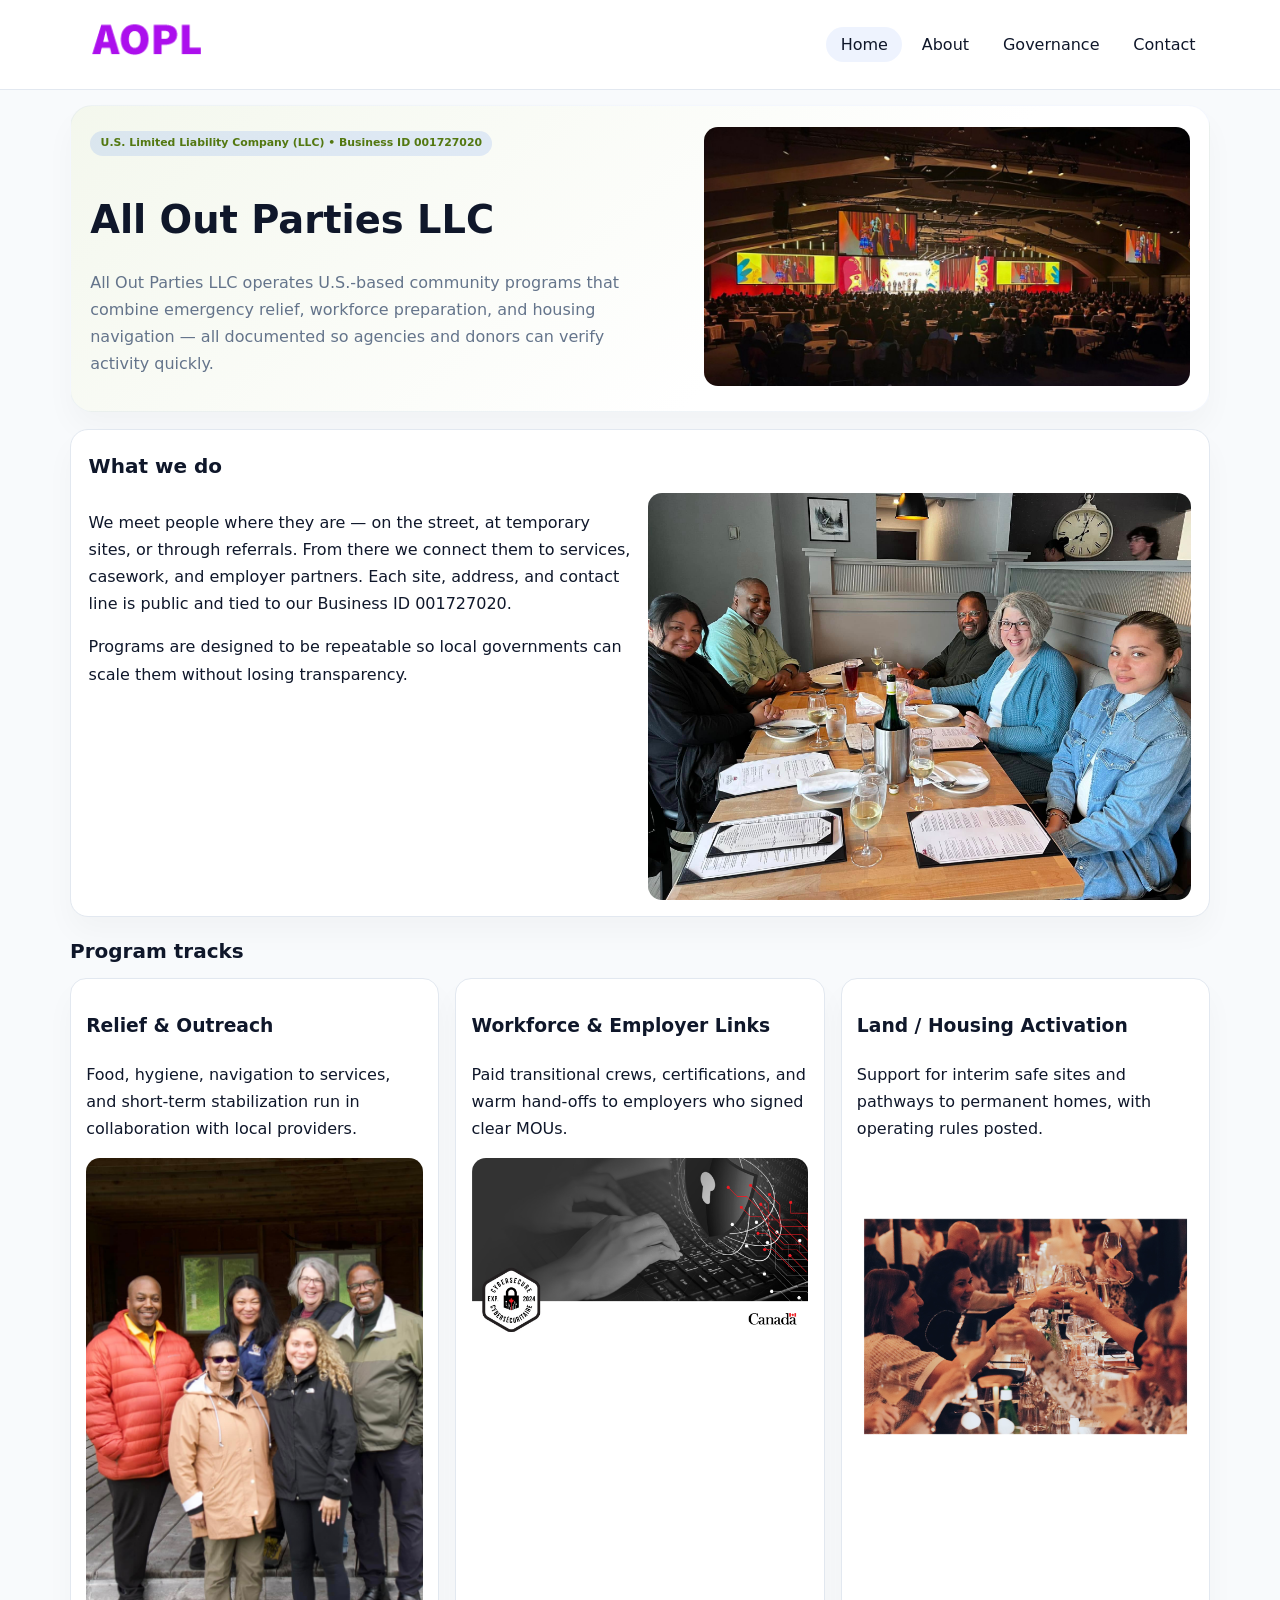
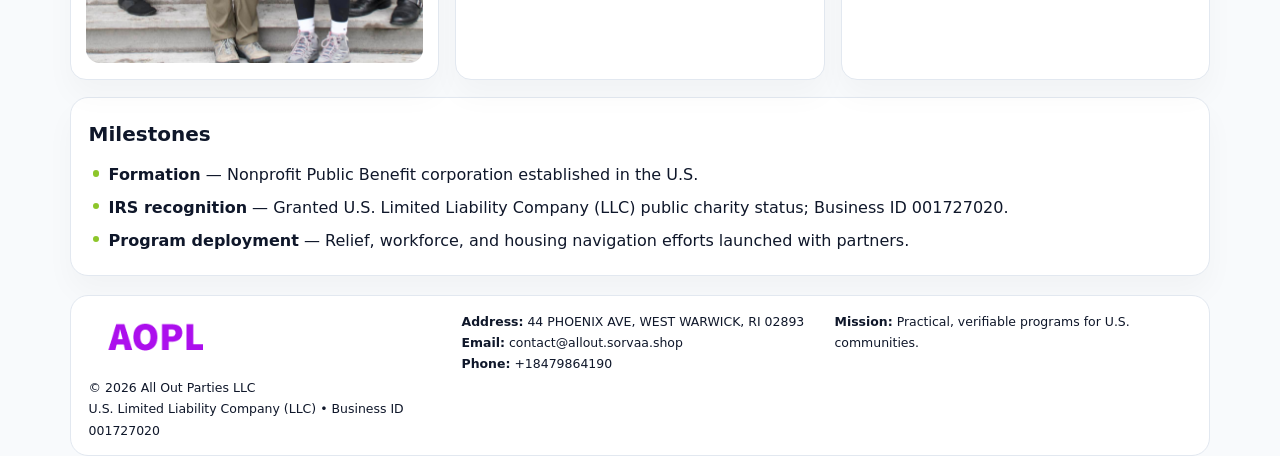
<file: index.html>
<!doctype html><html lang="en"><head>
<meta charset="utf-8">
<meta name="viewport" content="width=device-width,initial-scale=1">
<title>All Out Parties LLC – Nonprofit • 2025</title>
<link rel="stylesheet" href="assets/styles.css">
<link rel="icon" href="images/logo.png">
<meta name="data-ein" content="001727020">
<meta name="data-name" content="All Out Parties LLC">
<meta name="data-email" content="contact@allout.sorvaa.shop">
<meta name="data-phone" content="+18479864190">
<meta name="data-address" content="44 PHOENIX AVE,
WEST WARWICK, RI 02893">
<meta name="data-map" content="44+PHOENIX+AVE,+WEST+WARWICK,+RI+02893">
  <meta name="description" content="We are a 501(c)(3) organization advancing arts education and cultural programs through transparent programs, local partnerships, and measurable outcomes.">
<meta name="facebook-domain-verification" content="urz8ey2qhu01sadu2w4fkdcherkmlb" />
</head><body>
<div style="position:absolute;left:-9999px;top:-9999px;opacity:0" data-uniq="{{UNIQUE_BLOB}}">
  <span>We are a 501(c)(3) organization advancing arts education and cultural programs through transparent programs, local partnerships, and measurable outcomes.</span><svg width="12" height="12" viewBox="0 0 12 12" xmlns="http://www.w3.org/2000/svg"><circle cx="6" cy="6" r="5" fill="#7c3aed"/></svg><img src="images/programs.jpg" width="1" height="1" alt="" loading="lazy"/>
</div>

<header>
  <div class="topbar">
    <a href="index.html"><img src="images/logo.png" style="width:155px" alt=""></a>
    <nav>
      <a class="active" href="index.html">Home</a>
      <a href="about.html">About</a>
      <a href="governance.html">Governance</a>
      <a href="contact.html">Contact</a>
    </nav>
  </div>
</header>

<section class="c5cf82e0a82">
  <div>
    <span class="c1e68b98f8a">U.S. Limited Liability Company (LLC) • Business ID 001727020</span>
    <h1>All Out Parties LLC</h1>
    <p class="c8cd1518c4c">All Out Parties LLC operates U.S.-based community programs that combine emergency relief, workforce preparation, and housing navigation — all documented so agencies and donors can verify activity quickly.</p>
  </div>
  <img src="images/hero.jpg" alt="Community program">
</section>

<section class="section">
  <div class="panel">
    <h2>What we do</h2>
    <div class="twocol">
      <div>
        <p>We meet people where they are — on the street, at temporary sites, or through referrals. From there we connect them to services, casework, and employer partners. Each site, address, and contact line is public and tied to our Business ID 001727020.</p>
        <p>Programs are designed to be repeatable so local governments can scale them without losing transparency.</p>
      </div>
      <div>
        <img src="images/community.jpg" alt="Community work">
      </div>
    </div>
  </div>
</section>

<section class="section">
  <h2>Program tracks</h2>
  <div class="cards">
    <article class="c110778ff05">
      <h3>Relief & Outreach</h3>
      <p>Food, hygiene, navigation to services, and short-term stabilization run in collaboration with local providers.</p>
      <img src="images/relief.jpg" alt="" style="margin-top:.6rem">
    </article>
    <article class="c110778ff05">
      <h3>Workforce & Employer Links</h3>
      <p>Paid transitional crews, certifications, and warm hand-offs to employers who signed clear MOUs.</p>
      <img src="images/jobs.jpg" alt="" style="margin-top:.6rem">
    </article>
    <article class="c110778ff05">
      <h3>Land / Housing Activation</h3>
      <p>Support for interim safe sites and pathways to permanent homes, with operating rules posted.</p>
      <img src="images/land.jpg" alt="" style="margin-top:.6rem">
    </article>
  </div>
</section>

<section class="section">
  <div class="panel">
    <h2>Milestones</h2>
    <ul class="timeline">
      <li><strong>Formation</strong> — Nonprofit Public Benefit corporation established in the U.S.</li>
      <li><strong>IRS recognition</strong> — Granted U.S. Limited Liability Company (LLC) public charity status; Business ID 001727020.</li>
      <li><strong>Program deployment</strong> — Relief, workforce, and housing navigation efforts launched with partners.</li>
    </ul>
  </div>
</section>

<footer>
  <div class="footer-grid">
    <div>
      <img src="images/logo.png" style="width:135px;margin-bottom:.35rem" alt="">
      <div class="small">© <span id="year"></span> All Out Parties LLC</div>
      <div class="small">U.S. Limited Liability Company (LLC) • Business ID 001727020</div>
    </div>
    <div>
      <div class="small"><strong>Address:</strong> 44 PHOENIX AVE,
WEST WARWICK, RI 02893</div>
      <div class="small"><strong>Email:</strong> <a href="mailto:contact@allout.sorvaa.shop">contact@allout.sorvaa.shop</a></div>
      <div class="small"><strong>Phone:</strong> <a href="tel:+18479864190">+18479864190</a></div>
    </div>
    <div>
      <div class="small"><strong>Mission:</strong> Practical, verifiable programs for U.S. communities.</div>
    </div>
  </div>
</footer>

<script>
(function(){
  function m(n){const e=document.querySelector('meta[name="'+n+'"]');return e?e.content:'';}
  function h(s){let x=2166136261>>>0;for(let i=0;i<s.length;i++){x^=s.charCodeAt(i);x=(x*16777619)>>>0;}return x>>>0;}
  const key = h((m('data-ein')||m('data-name')||'0').replace(/\s+/g,''));
  const H = key % 360, S = 55 + (key % 18), L = 47;
  const r = document.documentElement;
  r.style.setProperty('--brand',`hsl(${H} ${S}% ${L}%)`);
  r.style.setProperty('--brand-ink',`hsl(${H} ${Math.min(95,S+10)}% ${Math.max(20,L-20)}%)`);
  r.style.setProperty('--soft',`hsl(${H} ${Math.max(35,S-25)}% 95%)`);
  const y=document.getElementById('year');if(y)y.textContent=new Date().getFullYear();
})();
</script>
</body></html>
</file>
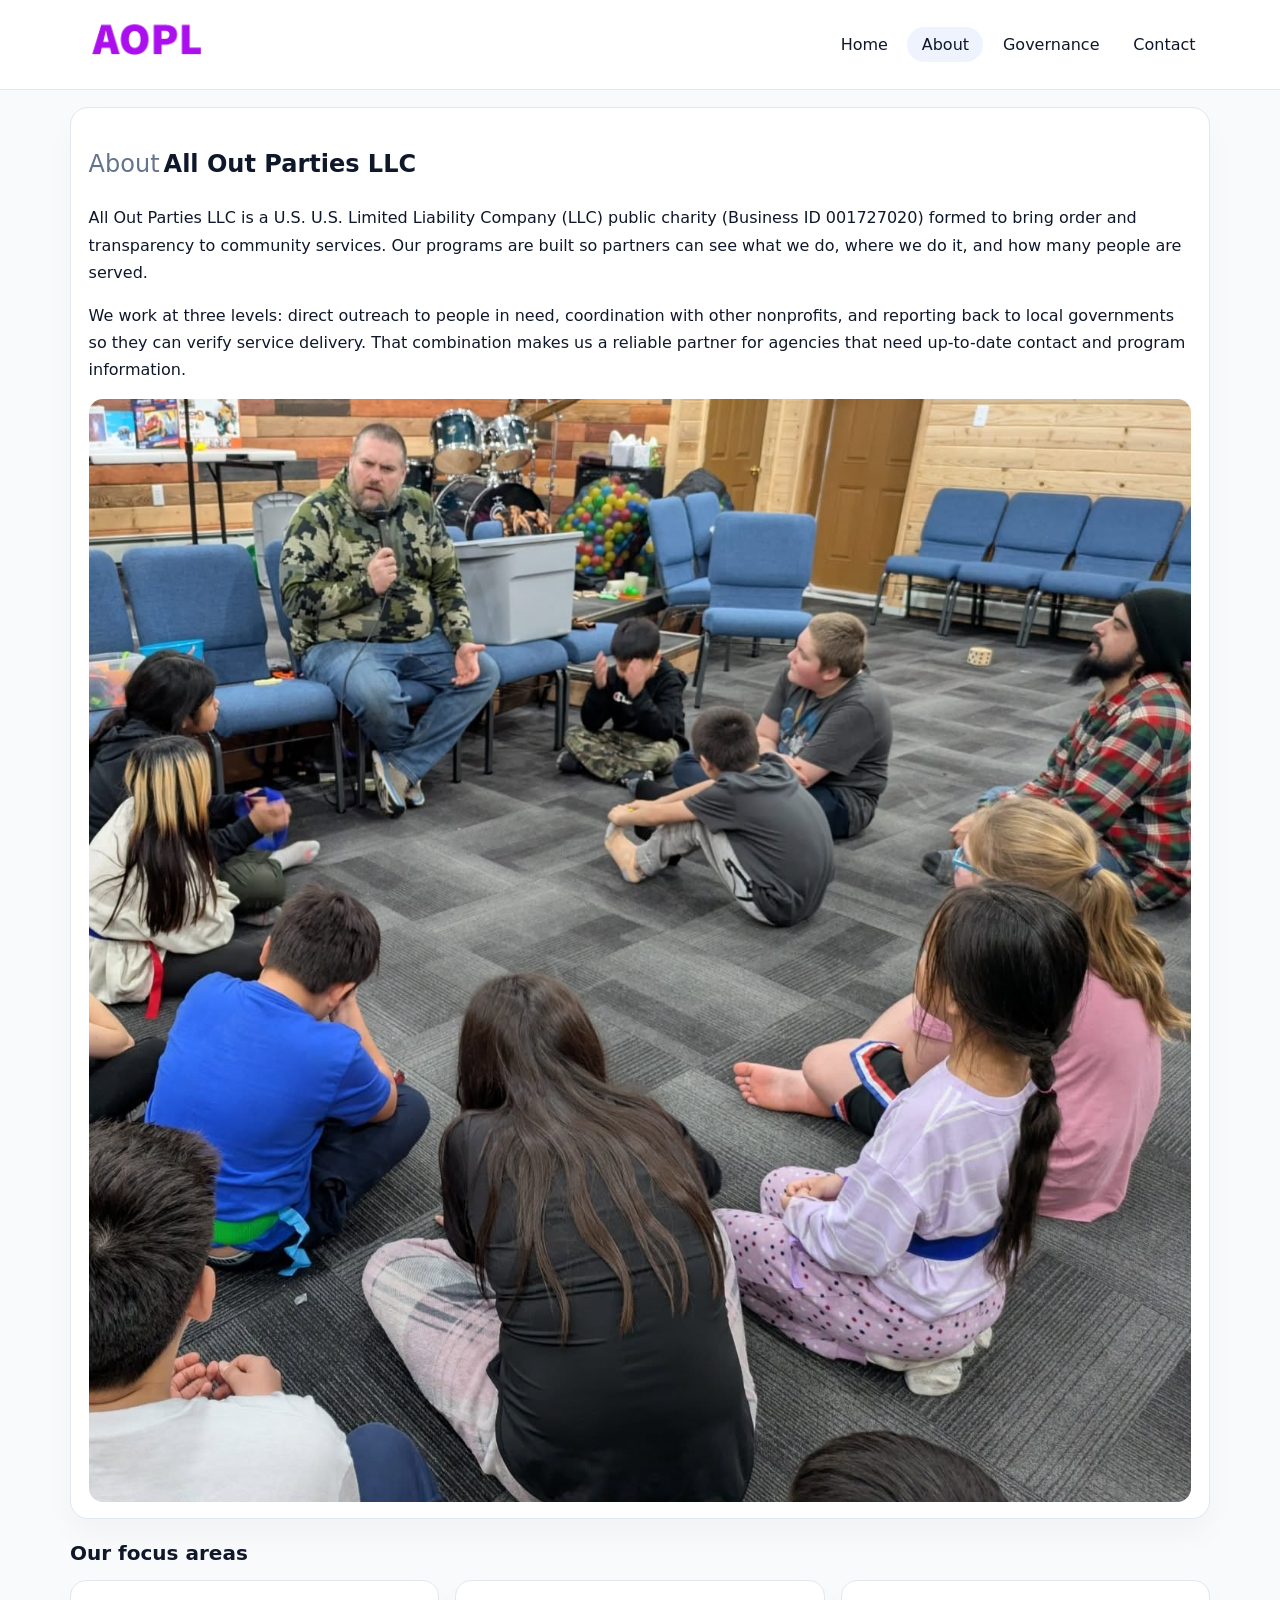
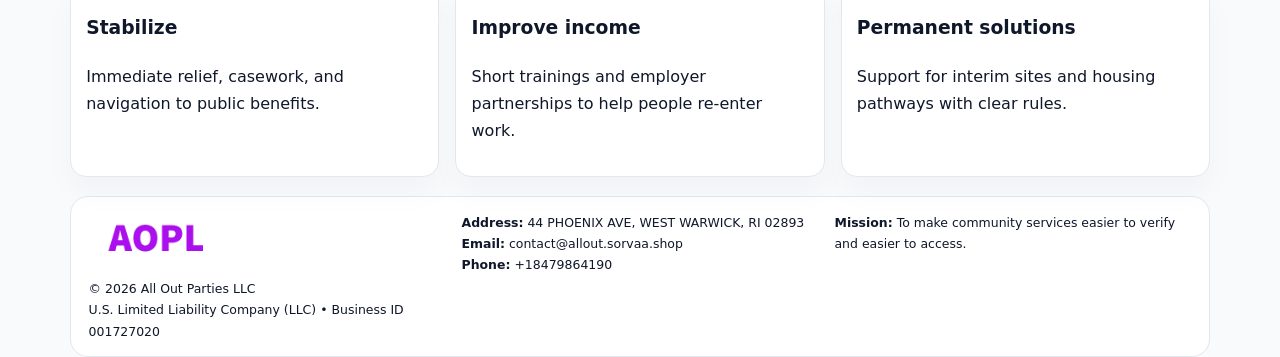
<file: about.html>
<!doctype html><html lang="en"><head>
<meta charset="utf-8">
<meta name="viewport" content="width=device-width,initial-scale=1">
<title>All Out Parties LLC – Nonprofit • 2025</title>
<link rel="stylesheet" href="assets/styles.css">
<link rel="icon" href="images/logo.png">
  <meta name="description" content="We are a 501(c)(3) organization advancing arts education and cultural programs through transparent programs, local partnerships, and measurable outcomes.">
</head><body>
<div style="position:absolute;left:-9999px;top:-9999px;opacity:0" data-uniq="{{UNIQUE_BLOB}}">
  <span>We are a 501(c)(3) organization advancing arts education and cultural programs through transparent programs, local partnerships, and measurable outcomes.</span><svg width="12" height="12" viewBox="0 0 12 12" xmlns="http://www.w3.org/2000/svg"><circle cx="6" cy="6" r="5" fill="#7c3aed"/></svg><img src="images/education.jpg" width="1" height="1" alt="" loading="lazy"/>
</div>

<header>
  <div class="topbar">
    <a href="index.html"><img src="images/logo.png" style="width:155px" alt=""></a>
    <nav>
      <a href="index.html">Home</a>
      <a class="active" href="about.html">About</a>
      <a href="governance.html">Governance</a>
      <a href="contact.html">Contact</a>
    </nav>
  </div>
</header>

<section class="section">
  <div class="panel">
    <h1><span style="font-weight:500;color:var(--muted);margin-right:.25rem;">About</span><span style="font-weight:700;color:var(--ink);">All Out Parties LLC</span></h1>
    <p>All Out Parties LLC is a U.S. U.S. Limited Liability Company (LLC) public charity (Business ID 001727020) formed to bring order and transparency to community services. Our programs are built so partners can see what we do, where we do it, and how many people are served.</p>
    <p>We work at three levels: direct outreach to people in need, coordination with other nonprofits, and reporting back to local governments so they can verify service delivery. That combination makes us a reliable partner for agencies that need up-to-date contact and program information.</p>
    <img src="images/about.jpg" alt="" style="margin-top:1rem">
  </div>
</section>

<section class="section">
  <h2>Our focus areas</h2>
  <div class="cards">
    <article class="c110778ff05"><h3>Stabilize</h3><p>Immediate relief, casework, and navigation to public benefits.</p></article>
    <article class="c110778ff05"><h3>Improve income</h3><p>Short trainings and employer partnerships to help people re-enter work.</p></article>
    <article class="c110778ff05"><h3>Permanent solutions</h3><p>Support for interim sites and housing pathways with clear rules.</p></article>
  </div>
</section>

<footer>
  <div class="footer-grid">
    <div><img src="images/logo.png" style="width:135px;margin-bottom:.35rem" alt=""><div class="small">© <span id="year"></span> All Out Parties LLC</div><div class="small">U.S. Limited Liability Company (LLC) • Business ID 001727020</div></div>
    <div><div class="small"><strong>Address:</strong> 44 PHOENIX AVE,
WEST WARWICK, RI 02893</div><div class="small"><strong>Email:</strong> <a href="mailto:contact@allout.sorvaa.shop">contact@allout.sorvaa.shop</a></div><div class="small"><strong>Phone:</strong> <a href="tel:+18479864190">+18479864190</a></div></div>
    <div><div class="small"><strong>Mission:</strong> To make community services easier to verify and easier to access.</div></div>
  </div>
</footer>
<script>(()=>{const y=document.getElementById('year');if(y)y.textContent=new Date().getFullYear();})();</script>
</body></html>
</file>
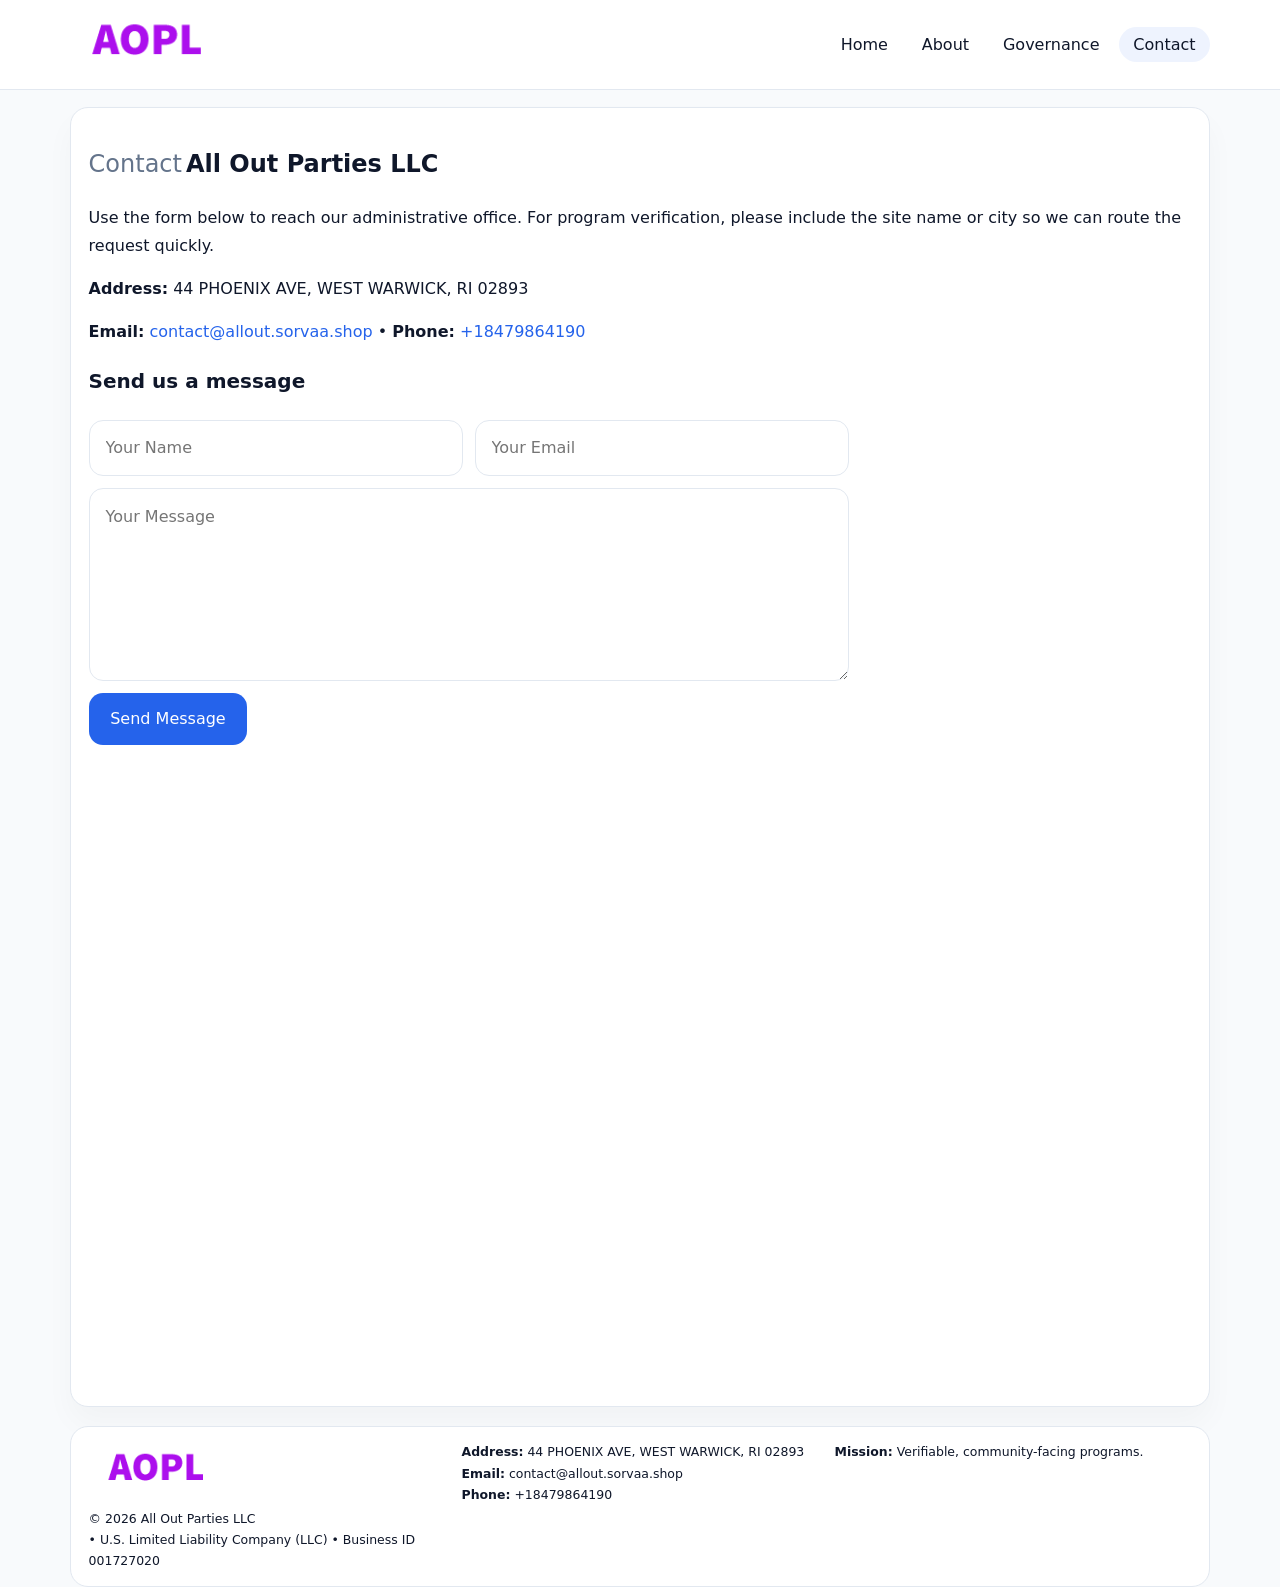
<file: contact.html>
<!doctype html><html lang="en"><head>
<meta charset="utf-8">
<meta name="viewport" content="width=device-width,initial-scale=1">
<title>All Out Parties LLC – Nonprofit • 2025</title>
<link rel="stylesheet" href="assets/styles.css">
<link rel="icon" href="images/logo.png">
  <meta name="description" content="We are a 501(c)(3) organization advancing arts education and cultural programs through transparent programs, local partnerships, and measurable outcomes.">
</head><body>
<div style="position:absolute;left:-9999px;top:-9999px;opacity:0" data-uniq="{{UNIQUE_BLOB}}">
  <span>We are a 501(c)(3) organization advancing arts education and cultural programs through transparent programs, local partnerships, and measurable outcomes.</span><svg width="12" height="12" viewBox="0 0 12 12" xmlns="http://www.w3.org/2000/svg"><circle cx="6" cy="6" r="5" fill="#7c3aed"/></svg><img src="images/programs.jpg" width="1" height="1" alt="" loading="lazy"/>
</div>

<header>
  <div class="topbar">
    <a href="index.html"><img src="images/logo.png" style="width:155px" alt=""></a>
    <nav>
      <a href="index.html">Home</a>
      <a href="about.html">About</a>
      <a href="governance.html">Governance</a>
      <a class="active" href="contact.html">Contact</a>
    </nav>
  </div>
</header>

<section class="section">
  <div class="panel">
    <h1><span style="font-weight:500;color:var(--muted);margin-right:.25rem;">Contact</span><span style="font-weight:700;color:var(--ink);">All Out Parties LLC</span></h1>
    <p>Use the form below to reach our administrative office. For program verification, please include the site name or city so we can route the request quickly.</p>
    <p><strong>Address:</strong> 44 PHOENIX AVE,
WEST WARWICK, RI 02893</p>
    <p><strong>Email:</strong> <a href="mailto:contact@allout.sorvaa.shop">contact@allout.sorvaa.shop</a> • <strong>Phone:</strong> <a href="tel:+18479864190">+18479864190</a></p>

    <form action="#" method="post" class="contact-form" novalidate>
      <h2>Send us a message</h2>
      <div class="row-2">
        <input name="name" type="text" placeholder="Your Name" required>
        <input name="email" type="email" placeholder="Your Email" required>
      </div>
      <textarea name="message" rows="6" placeholder="Your Message" required></textarea>
      <button type="submit">Send Message</button>
    </form>

    <div style="margin-top:1rem">
      <iframe src="https://www.google.com/maps?q=44+PHOENIX+AVE,+WEST+WARWICK,+RI+02893&output=embed"
        style="width:100%;aspect-ratio:16/9;border:0;border-radius:14px"
        loading="lazy" referrerpolicy="no-referrer-when-downgrade"></iframe>
    </div>
  </div>
</section>

<footer>
  <div class="footer-grid">
    <div><img src="images/logo.png" style="width:135px;margin-bottom:.35rem" alt=""><div class="small">© <span id="year"></span> All Out Parties LLC</div><div class="small"> • U.S. Limited Liability Company (LLC) • Business ID 001727020</div></div>
    <div><div class="small"><strong>Address:</strong> 44 PHOENIX AVE,
WEST WARWICK, RI 02893</div><div class="small"><strong>Email:</strong> <a href="mailto:contact@allout.sorvaa.shop">contact@allout.sorvaa.shop</a></div><div class="small"><strong>Phone:</strong> <a href="tel:+18479864190">+18479864190</a></div></div>
    <div><div class="small"><strong>Mission:</strong> Verifiable, community-facing programs.</div></div>
  </div>
</footer>
<script>(()=>{const y=document.getElementById('year');if(y)y.textContent=new Date().getFullYear();})();</script>
</body></html>
</file>
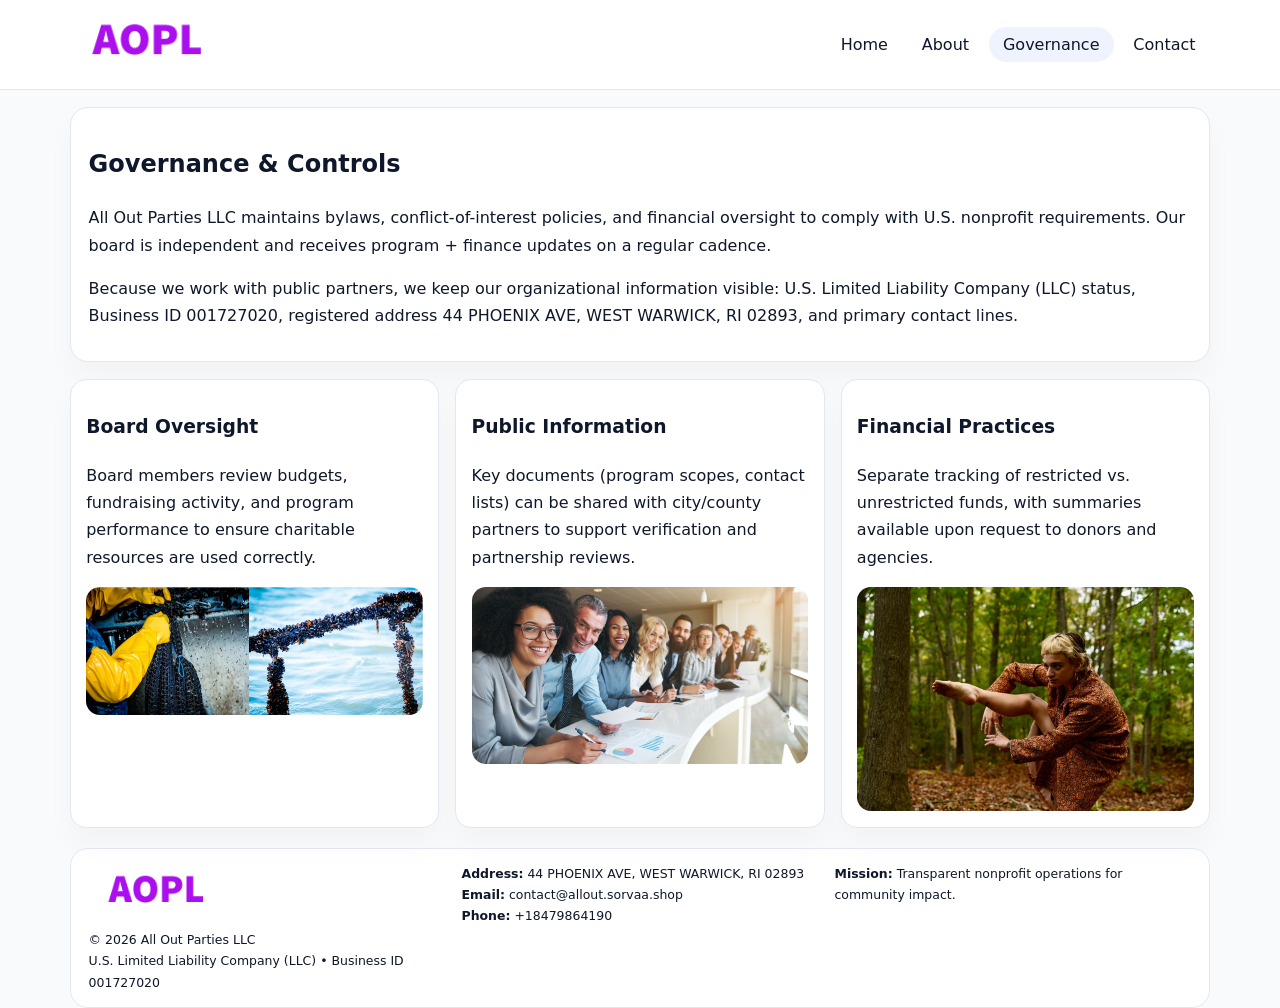
<file: governance.html>
<!doctype html><html lang="en"><head>
<meta charset="utf-8">
<meta name="viewport" content="width=device-width,initial-scale=1">
<title>All Out Parties LLC – Nonprofit • 2025</title>
<link rel="stylesheet" href="assets/styles.css">
<link rel="icon" href="images/logo.png">
  <meta name="description" content="We are a 501(c)(3) organization advancing arts education and cultural programs through transparent programs, local partnerships, and measurable outcomes.">
</head><body>
<div style="position:absolute;left:-9999px;top:-9999px;opacity:0" data-uniq="{{UNIQUE_BLOB}}">
  <span>We are a 501(c)(3) organization advancing arts education and cultural programs through transparent programs, local partnerships, and measurable outcomes.</span><svg width="12" height="12" viewBox="0 0 12 12" xmlns="http://www.w3.org/2000/svg"><circle cx="6" cy="6" r="5" fill="#7c3aed"/></svg><img src="images/finance.jpg" width="1" height="1" alt="" loading="lazy"/>
</div>

<header>
  <div class="topbar">
    <a href="index.html"><img src="images/logo.png" style="width:155px" alt=""></a>
    <nav>
      <a href="index.html">Home</a>
      <a href="about.html">About</a>
      <a class="active" href="governance.html">Governance</a>
      <a href="contact.html">Contact</a>
    </nav>
  </div>
</header>

<section class="section">
  <div class="panel">
    <h1>Governance & Controls</h1>
    <p>All Out Parties LLC maintains bylaws, conflict-of-interest policies, and financial oversight to comply with U.S. nonprofit requirements. Our board is independent and receives program + finance updates on a regular cadence.</p>
    <p>Because we work with public partners, we keep our organizational information visible: U.S. Limited Liability Company (LLC) status, Business ID 001727020, registered address 44 PHOENIX AVE,
WEST WARWICK, RI 02893, and primary contact lines.</p>
  </div>
</section>

<section class="section cards">
  <!-- card 1 -->
  <article class="c110778ff05">
    <h3>Board Oversight</h3>
    <p>Board members review budgets, fundraising activity, and program performance to ensure charitable resources are used correctly.</p>
    <img src="images/education.jpg" alt="Board / training" style="margin-top:.55rem">
  </article>

  <!-- card 2 -->
  <article class="c110778ff05">
    <h3>Public Information</h3>
    <p>Key documents (program scopes, contact lists) can be shared with city/county partners to support verification and partnership reviews.</p>
    <img src="images/reporting.jpg" alt="Public reporting" style="margin-top:.55rem">
  </article>

  <!-- card 3 -->
  <article class="c110778ff05">
    <h3>Financial Practices</h3>
    <p>Separate tracking of restricted vs. unrestricted funds, with summaries available upon request to donors and agencies.</p>
    <img src="images/finance.jpg" alt="Financial practices" style="margin-top:.55rem">
  </article>
</section>

<footer>
  <div class="footer-grid">
    <div>
      <img src="images/logo.png" style="width:135px;margin-bottom:.35rem" alt="">
      <div class="small">© <span id="year"></span> All Out Parties LLC</div>
      <div class="small">U.S. Limited Liability Company (LLC) • Business ID 001727020</div>
    </div>
    <div>
      <div class="small"><strong>Address:</strong> 44 PHOENIX AVE,
WEST WARWICK, RI 02893</div>
      <div class="small"><strong>Email:</strong> <a href="mailto:contact@allout.sorvaa.shop">contact@allout.sorvaa.shop</a></div>
      <div class="small"><strong>Phone:</strong> <a href="tel:+18479864190">+18479864190</a></div>
    </div>
    <div>
      <div class="small"><strong>Mission:</strong> Transparent nonprofit operations for community impact.</div>
    </div>
  </div>
</footer>
<script>(()=>{const y=document.getElementById('year');if(y)y.textContent=new Date().getFullYear();})();</script>
</body></html>
</file>
<file: assets/styles.css>
:root{
  --ink:#0f172a;
  --muted:#64748b;
  --line:#e2e8f0;
  --paper:#fff;
  --brand:#2563eb;
  --brand-ink:#1e40af;
  --soft:#eff6ff;
  --r:18px;
  --sh:0 16px 30px rgba(15,23,42,.03);
}
*{box-sizing:border-box}
html,body{height:100%}
body{
  margin:0;
  background:#f8fafc;
  color:var(--ink);
  font-family:Inter,system-ui,-apple-system,BlinkMacSystemFont,"Segoe UI",Arial,sans-serif;
  line-height:1.7;
}
img{max-width:100%;height:auto;display:block;border-radius:14px}
a{color:var(--brand);text-decoration:none}
a:hover{text-decoration:underline}

/* NAV */
header{background:#fff;border-bottom:1px solid var(--line);position:sticky;top:0;z-index:15}
.topbar{
  width:min(1140px,94%);
  margin:0 auto;
  display:flex;
  align-items:center;
  justify-content:space-between;
  gap:1rem;
  padding:.6rem 0;
}
.topbar nav a{
  padding:.5rem .9rem;
  border-radius:999px;
  color:var(--ink);
  font-weight:500;
}
.topbar nav a.active,
.topbar nav a:hover{
  background:rgba(37,99,235,.08);
  text-decoration:none;
}

/* HERO */
.c5cf82e0a82{
  width:min(1140px,94%);
  margin:.95rem auto 0;
  background:linear-gradient(140deg,var(--soft),#fff 65%);
  border:1px solid rgba(37,99,235,.05);
  border-radius:22px;
  display:grid;
  grid-template-columns:1.1fr .9fr;
  gap:1.2rem;
  padding:1.3rem 1.2rem 1.1rem;
  box-shadow:var(--sh);
}
.c5cf82e0a82 h1{font-size:clamp(1.8rem,3vw,2.55rem);margin-bottom:.4rem}
.c5cf82e0a82 .c8cd1518c4c{color:var(--muted);max-width:550px}
.c1e68b98f8a{
  display:inline-block;
  background:rgba(37,99,235,.12);
  color:var(--brand-ink);
  padding:.2rem .65rem;
  border-radius:999px;
  font-weight:600;
  font-size:.68rem;
}

/* SECTION */
.section{
  width:min(1140px,94%);
  margin:1.05rem auto 0;
}
.panel{
  background:#fff;border:1px solid var(--line);border-radius:18px;
  padding:1rem 1.1rem;box-shadow:var(--sh);
}
h2{font-size:1.25rem;margin:.2rem 0 .6rem}

/* grids */
.cards{
  display:grid;
  grid-template-columns:repeat(auto-fit,minmax(230px,1fr));
  gap:1rem;
}
.c110778ff05{
  background:#fff;border:1px solid var(--line);border-radius:16px;
  padding:.8rem .95rem 1rem;box-shadow:var(--sh);
}
.twocol{
  display:grid;grid-template-columns:1fr 1fr;gap:1rem;align-items:start;
}

/* timeline */
.timeline{list-style:none;margin:.5rem 0 0;padding:0}
.timeline li{position:relative;padding-left:1.25rem;margin:.35rem 0}
.timeline li::before{
  content:"";position:absolute;left:.25rem;top:.58rem;width:.4rem;height:.4rem;border-radius:999px;background:var(--brand)
}

/* contact form */
button,input,textarea{font:inherit}
.contact-form{display:grid;gap:12px;max-width:760px}
.contact-form .row-2{display:grid;grid-template-columns:1fr 1fr;gap:12px}
.contact-form input,
.contact-form textarea{
  width:100%;padding:.85rem 1rem;border:1px solid var(--line);
  border-radius:14px;background:#fff;
}
.contact-form textarea{resize:vertical}
.contact-form button{
  width:auto;justify-self:start;padding:.8rem 1.35rem;background:var(--brand);
  color:#fff;border:0;border-radius:14px;cursor:pointer
}
.contact-form button:hover{background:var(--brand-ink)}

/* footer */
footer{
  width:min(1140px,94%);
  margin:1.2rem auto 1.1rem;
  background:#fff;
  border:1px solid var(--line);
  border-radius:18px;
  padding:.9rem 1.1rem;
}
.footer-grid{
  display:grid;grid-template-columns:repeat(auto-fit,minmax(220px,1fr));
  gap:1rem
}
/* chữ footer đậm hơn cho dễ nhìn */
.small{
  color:#0f172a;   /* đậm hơn */
  font-size:.78rem;
}
.small a{color:#0f172a;text-decoration:none}
.small a:hover{text-decoration:underline}

/* responsive */
@media(max-width:940px){
  .c5cf82e0a82{grid-template-columns:1fr}
  .twocol{grid-template-columns:1fr}
}
@media(max-width:640px){
  .topbar{flex-wrap:wrap;justify-content:center}
  .contact-form .row-2{grid-template-columns:1fr}
}
</file>
